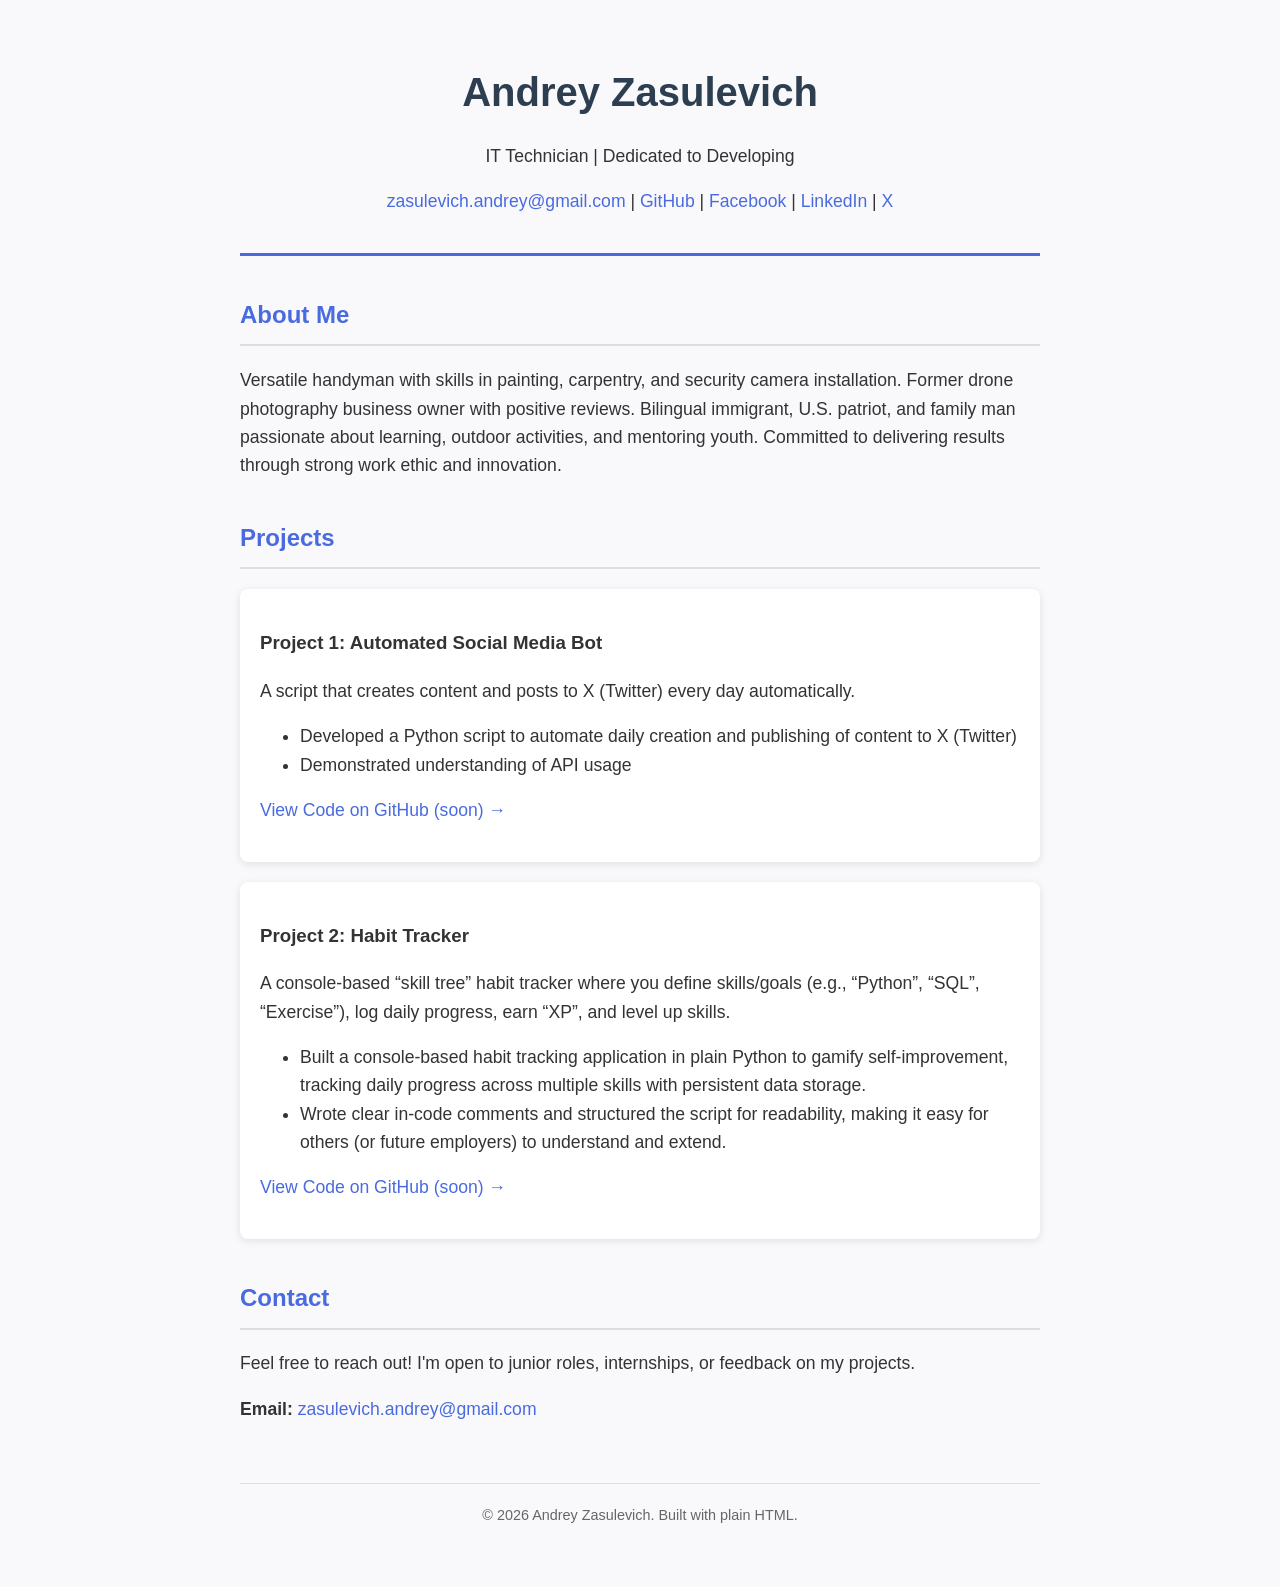
<file: index.html>
<!DOCTYPE html>
<html lang="en">
<head>
  <meta charset="UTF-8">
  <meta name="viewport" content="width=device-width, initial-scale=1.0">
  <title>Andrey Zasulevich - Portfolio</title>
  <style>
    body {
      font-family: 'Segoe UI', Tahoma, Geneva, Verdana, sans-serif;
      line-height: 1.6;
      color: #333;
      max-width: 800px;
      margin: 40px auto;
      padding: 20px;
      background: #f9f9fb;
    }
    header {
      text-align: center;
      padding-bottom: 20px;
      border-bottom: 3px solid #4a6bdf;
    }
    h1 {
      margin: 0;
      color: #2c3e50;
      font-size: 2.5em;
    }
    h2 {
      color: #4a6bdf;
      border-bottom: 2px solid #ddd;
      padding-bottom: 10px;
      margin-top: 40px;
    }
    p, ul {
      font-size: 1.1em;
    }
    a {
      color: #4a6bdf;
      text-decoration: none;
    }
    a:hover {
      text-decoration: underline;
    }
    .project {
      background: white;
      padding: 20px;
      margin: 20px 0;
      border-radius: 8px;
      box-shadow: 0 2px 8px rgba(0,0,0,0.1);
    }
    .project img {
      max-width: 100%;
      border-radius: 6px;
      margin-top: 10px;
    }
    footer {
      text-align: center;
      margin-top: 60px;
      padding-top: 20px;
      border-top: 1px solid #ddd;
      color: #666;
      font-size: 0.9em;
    }
  </style>
</head>
<body>

  <header>
    <h1>Andrey Zasulevich</h1>
    <p>IT Technician | Dedicated to Developing</p>
    <p>
      <a href="mailto:zasulevich.andrey@gmail.com">zasulevich.andrey@gmail.com</a> |
      <a href="https://github.com/zasulevich" target="_blank">GitHub</a> |
      <a href="https://www.facebook.com/andrey.zasulevich/" target="_blank">Facebook</a> |
      <a href="https://www.linkedin.com/in/andrey-zasulevich/" target="_blank">LinkedIn</a> |
      <a href="https://x.com/realzasulevich" target="_blank">X</a>
    </p>
  </header>

  <section>
    <h2>About Me</h2>
    <p>
      Versatile handyman with skills in painting, carpentry, and security camera installation. 
      Former drone photography business owner with positive reviews. 
      Bilingual immigrant, U.S. patriot, and family man passionate about learning, outdoor activities, and mentoring youth. 
      Committed to delivering results through strong work ethic and innovation.
    </p>
  </section>

  <section>
    <h2>Projects</h2>

    <div class="project">
      <h3>Project 1: Automated Social Media Bot</h3>
      <p>
        A script that creates content and posts to X (Twitter) every day automatically.
      </p>
      <ul>
        <li>Developed a Python script to automate daily creation and publishing of content to X (Twitter)</li>
        <li>Demonstrated understanding of API usage</li>
      </ul>
      <p>
        <a href="https://github.com/zasulevich/content-bot" target="_blank">
          View Code on GitHub (soon) →
        </a>
      </p>
      <!-- Optional: Add screenshot -->
      <!-- <img src="images/sales-screenshot.png" alt="Sales analysis output"> -->
    </div>

    <div class="project">
      <h3>Project 2: Habit Tracker</h3>
      <p>
        A console-based “skill tree” habit tracker where you define skills/goals (e.g., “Python”, “SQL”, “Exercise”), log daily progress, earn “XP”, and level up skills.
      </p>
      <ul>
        <li>Built a console-based habit tracking application in plain Python to gamify self-improvement, tracking daily progress across multiple skills with persistent data storage.</li>
        <li>Wrote clear in-code comments and structured the script for readability, making it easy for others (or future employers) to understand and extend.</li>
      </ul>
      <p>
        <a href="https://github.com/zasulevich/habit-tracker" target="_blank">
          View Code on GitHub (soon) →
        </a>
      </p>
    </div>

    <!-- Add more .project blocks as needed -->

  </section>

  <section>
    <h2>Contact</h2>
    <p>Feel free to reach out! I'm open to junior roles, internships, or feedback on my projects.</p>
    <p><strong>Email:</strong> <a href="mailto:zasulevich.andrey@gmail.com">zasulevich.andrey@gmail.com</a></p>
  </section>

  <footer>
    &copy; 2026 Andrey Zasulevich. Built with plain HTML.
  </footer>

</body>
</html>
</file>
